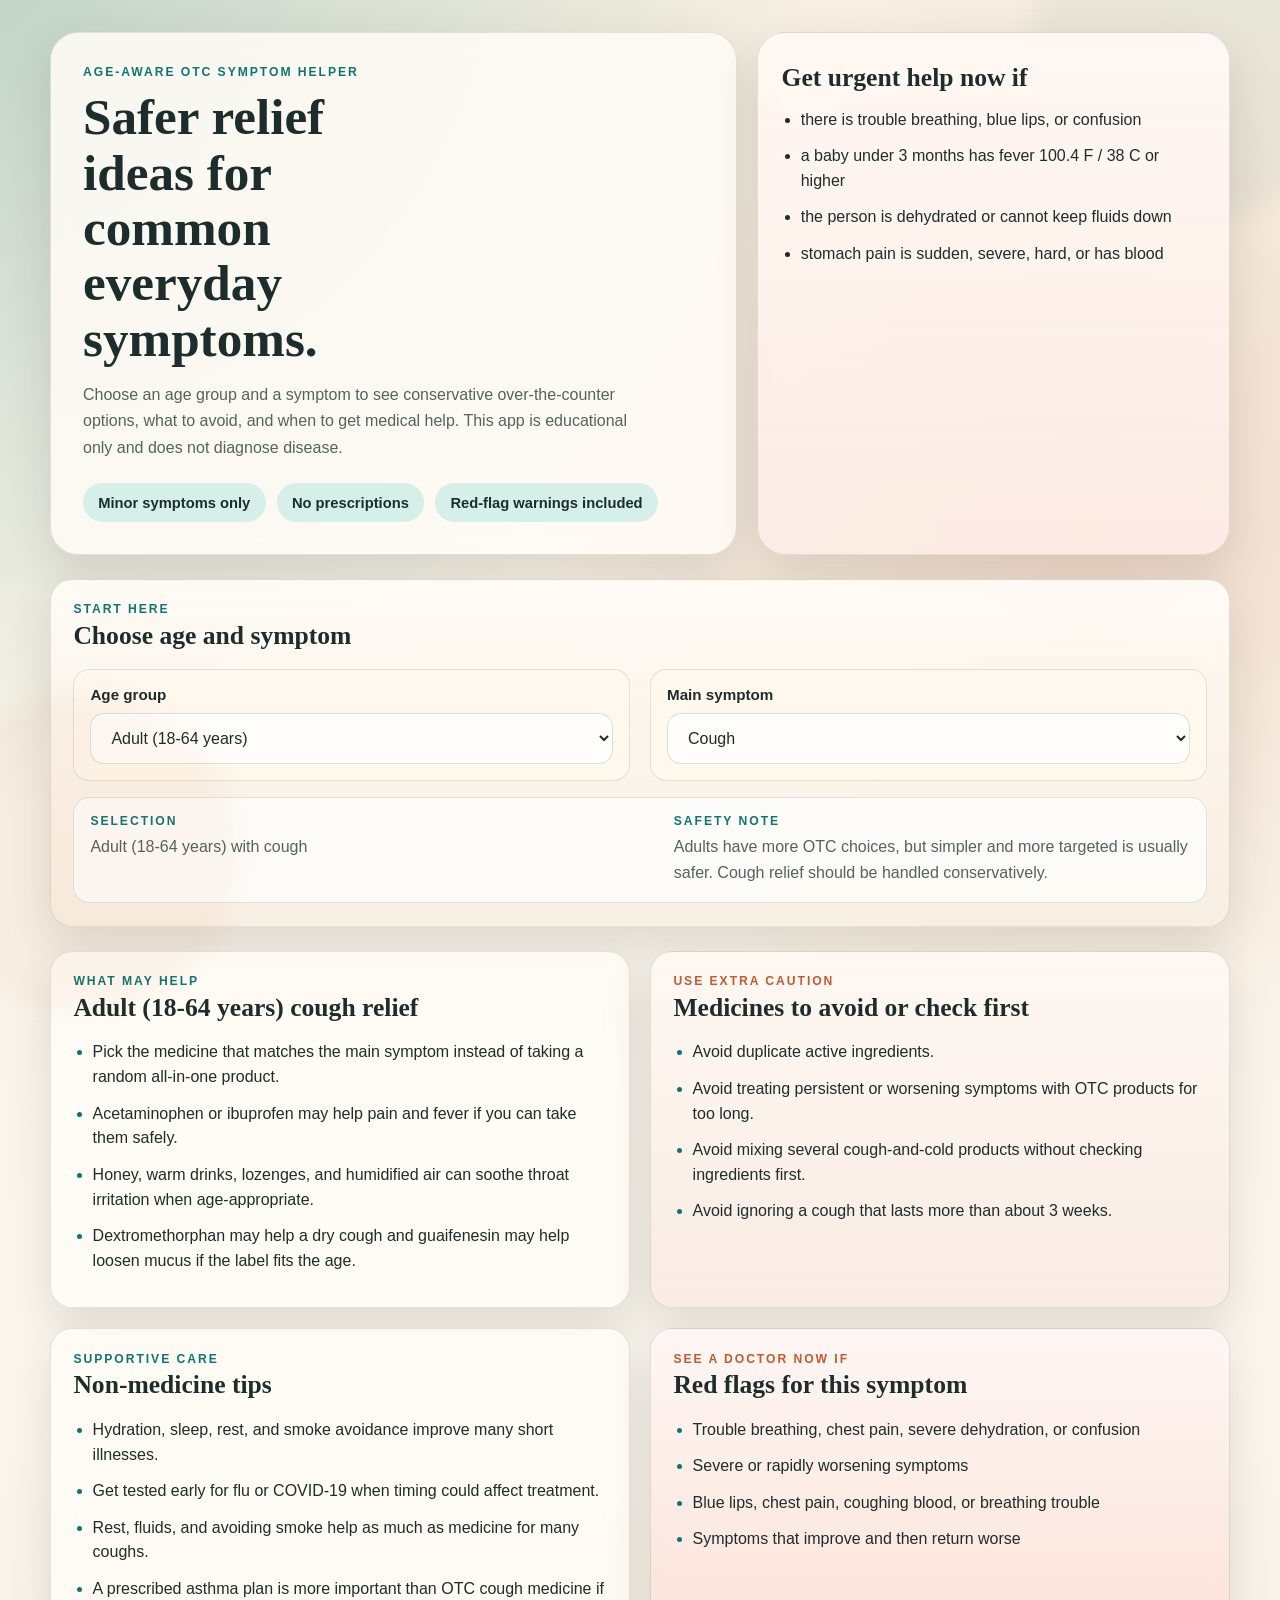
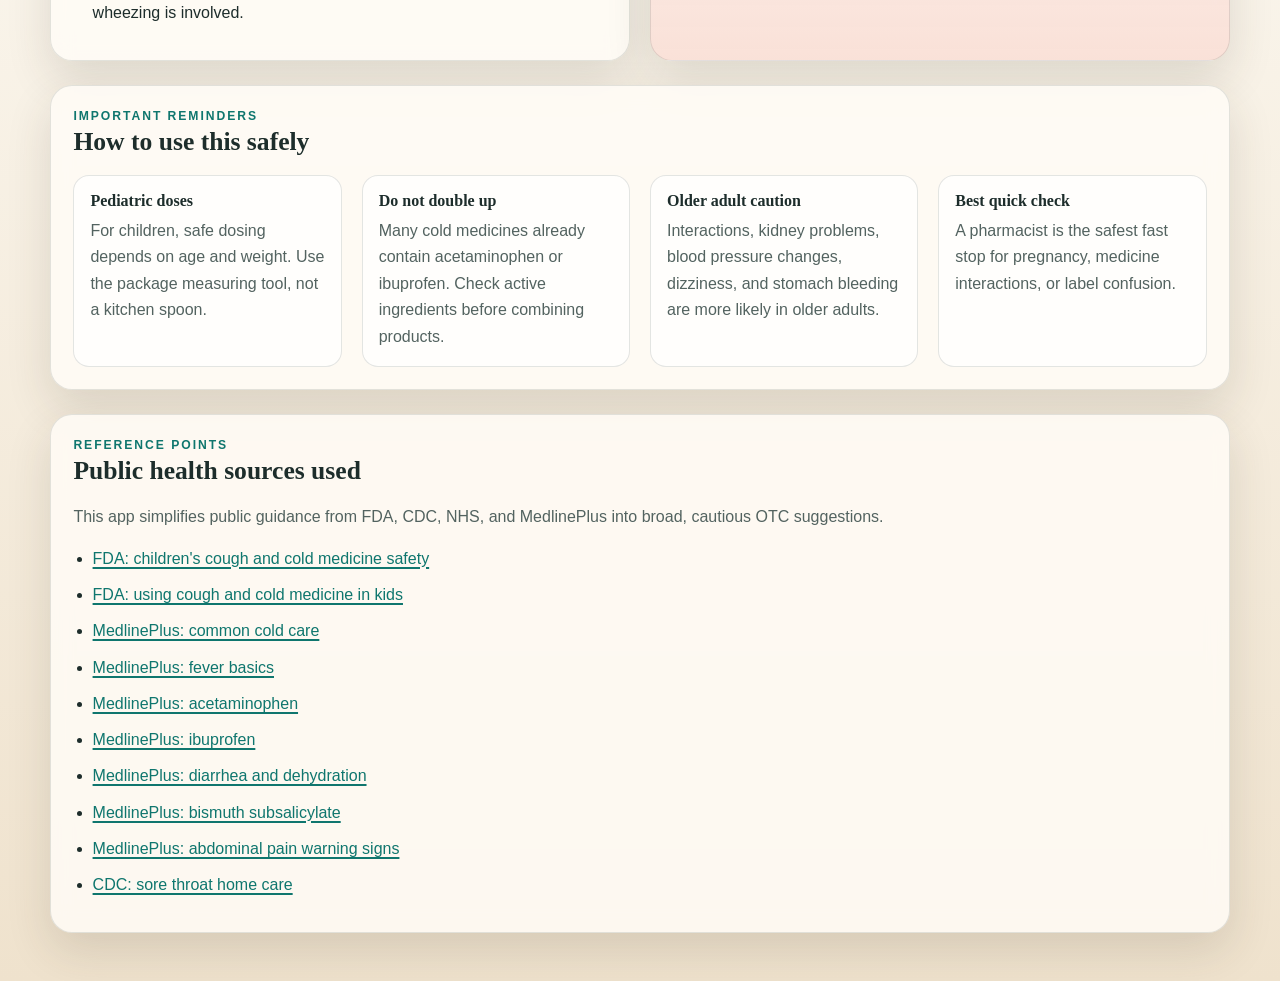
<file: index.html>
<!DOCTYPE html>
<html lang="en">
  <head>
    <meta charset="UTF-8" />
    <meta name="viewport" content="width=device-width, initial-scale=1.0" />
    <title>Relief Guide</title>
    <link rel="stylesheet" href="styles.css" />
  </head>
  <body>
    <div class="page-shell">
      <header class="hero">
        <div class="hero-copy">
          <p class="eyebrow">Age-aware OTC symptom helper</p>
          <h1>Safer relief ideas for common everyday symptoms.</h1>
          <p class="hero-text">
            Choose an age group and a symptom to see conservative
            over-the-counter options, what to avoid, and when to get medical
            help. This app is educational only and does not diagnose disease.
          </p>
          <div class="hero-badges">
            <span>Minor symptoms only</span>
            <span>No prescriptions</span>
            <span>Red-flag warnings included</span>
          </div>
        </div>

        <aside class="hero-alert">
          <h2>Get urgent help now if</h2>
          <ul>
            <li>there is trouble breathing, blue lips, or confusion</li>
            <li>a baby under 3 months has fever 100.4 F / 38 C or higher</li>
            <li>the person is dehydrated or cannot keep fluids down</li>
            <li>stomach pain is sudden, severe, hard, or has blood</li>
          </ul>
        </aside>
      </header>

      <main class="dashboard">
        <section class="panel controls-panel">
          <div class="panel-heading">
            <p class="section-kicker">Start here</p>
            <h2>Choose age and symptom</h2>
          </div>

          <div class="control-grid">
            <label class="control-card" for="age-group">
              <span>Age group</span>
              <select id="age-group">
                <option value="infant">Infant (0-23 months)</option>
                <option value="child">Child (2-11 years)</option>
                <option value="teen">Teen (12-17 years)</option>
                <option value="adult" selected>Adult (18-64 years)</option>
                <option value="olderAdult">Older adult (65+ years)</option>
              </select>
            </label>

            <label class="control-card" for="symptom">
              <span>Main symptom</span>
              <select id="symptom">
                <option value="cough">Cough</option>
                <option value="cold">Cold / stuffy nose</option>
                <option value="fever">Fever</option>
                <option value="headache">Headache</option>
                <option value="stomach">Stomach ache / upset stomach</option>
              </select>
            </label>
          </div>

          <div class="summary-strip">
            <div>
              <p class="summary-label">Selection</p>
              <p class="summary-value" id="summary-title">Adult with cough</p>
            </div>
            <div>
              <p class="summary-label">Safety note</p>
              <p class="summary-value" id="summary-note"></p>
            </div>
          </div>
        </section>

        <section class="results-grid">
          <article class="panel result-card">
            <div class="panel-heading">
              <p class="section-kicker">What may help</p>
              <h2 id="result-title">Medicine and comfort options</h2>
            </div>
            <ul id="can-try-list" class="detail-list"></ul>
          </article>

          <article class="panel result-card caution-card">
            <div class="panel-heading">
              <p class="section-kicker">Use extra caution</p>
              <h2>Medicines to avoid or check first</h2>
            </div>
            <ul id="avoid-list" class="detail-list"></ul>
          </article>

          <article class="panel result-card">
            <div class="panel-heading">
              <p class="section-kicker">Supportive care</p>
              <h2>Non-medicine tips</h2>
            </div>
            <ul id="care-list" class="detail-list"></ul>
          </article>

          <article class="panel result-card alert-card">
            <div class="panel-heading">
              <p class="section-kicker">See a doctor now if</p>
              <h2>Red flags for this symptom</h2>
            </div>
            <ul id="urgent-list" class="detail-list"></ul>
          </article>
        </section>

        <section class="panel notes-panel">
          <div class="panel-heading">
            <p class="section-kicker">Important reminders</p>
            <h2>How to use this safely</h2>
          </div>
          <div class="note-grid" id="notes-grid"></div>
        </section>

        <section class="panel sources-panel">
          <div class="panel-heading">
            <p class="section-kicker">Reference points</p>
            <h2>Public health sources used</h2>
          </div>
          <p class="source-intro">
            This app simplifies public guidance from FDA, CDC, NHS, and
            MedlinePlus into broad, cautious OTC suggestions.
          </p>
          <ul class="source-list">
            <li><a href="https://www.fda.gov/drugs/information-drug-class/frequently-asked-question-childrens-cough-and-cold-medicines" target="_blank" rel="noreferrer">FDA: children's cough and cold medicine safety</a></li>
            <li><a href="https://www.fda.gov/consumers/consumer-updates/should-you-give-kids-medicine-coughs-and-colds" target="_blank" rel="noreferrer">FDA: using cough and cold medicine in kids</a></li>
            <li><a href="https://medlineplus.gov/commoncold.html" target="_blank" rel="noreferrer">MedlinePlus: common cold care</a></li>
            <li><a href="https://medlineplus.gov/fever.html" target="_blank" rel="noreferrer">MedlinePlus: fever basics</a></li>
            <li><a href="https://medlineplus.gov/druginfo/meds/a681004.html" target="_blank" rel="noreferrer">MedlinePlus: acetaminophen</a></li>
            <li><a href="https://medlineplus.gov/druginfo/meds/a682159.html" target="_blank" rel="noreferrer">MedlinePlus: ibuprofen</a></li>
            <li><a href="https://medlineplus.gov/diarrhea.html" target="_blank" rel="noreferrer">MedlinePlus: diarrhea and dehydration</a></li>
            <li><a href="https://medlineplus.gov/druginfo/meds/a607040.html" target="_blank" rel="noreferrer">MedlinePlus: bismuth subsalicylate</a></li>
            <li><a href="https://medlineplus.gov/abdominalpain.html" target="_blank" rel="noreferrer">MedlinePlus: abdominal pain warning signs</a></li>
            <li><a href="https://www.cdc.gov/sore-throat/about/index.html" target="_blank" rel="noreferrer">CDC: sore throat home care</a></li>
          </ul>
        </section>
      </main>
    </div>

    <script src="script.js"></script>
  </body>
</html>
</file>
<file: styles.css>
:root {
  --bg: #f6efe2;
  --bg-deep: #efe2cd;
  --panel: rgba(255, 252, 246, 0.86);
  --panel-strong: rgba(255, 248, 238, 0.95);
  --text: #1d2d2b;
  --muted: #536360;
  --accent: #0f766e;
  --accent-soft: #d6efe9;
  --warm: #c65a2e;
  --line: rgba(29, 45, 43, 0.12);
  --shadow: 0 18px 45px rgba(58, 51, 34, 0.14);
  --radius-xl: 28px;
  --radius-lg: 22px;
  --radius-md: 16px;
}

* {
  box-sizing: border-box;
}

body {
  margin: 0;
  min-height: 100vh;
  color: var(--text);
  background:
    radial-gradient(circle at top left, rgba(15, 118, 110, 0.22), transparent 28%),
    radial-gradient(circle at 85% 20%, rgba(198, 90, 46, 0.15), transparent 24%),
    linear-gradient(180deg, var(--bg) 0%, #fbf7ef 54%, var(--bg-deep) 100%);
  font-family: "Trebuchet MS", Verdana, sans-serif;
}

body::before,
body::after {
  content: "";
  position: fixed;
  width: 20rem;
  height: 20rem;
  border-radius: 50%;
  filter: blur(12px);
  opacity: 0.35;
  pointer-events: none;
}

body::before {
  top: -6rem;
  right: -4rem;
  background: rgba(15, 118, 110, 0.15);
}

body::after {
  bottom: -7rem;
  left: -5rem;
  background: rgba(198, 90, 46, 0.12);
}

.page-shell {
  width: min(1180px, calc(100% - 2rem));
  margin: 0 auto;
  padding: 2rem 0 3rem;
}

.hero,
.results-grid,
.control-grid,
.note-grid {
  display: grid;
  gap: 1.25rem;
}

.hero {
  grid-template-columns: 1.45fr 1fr;
  align-items: stretch;
  margin-bottom: 1.5rem;
}

.hero-copy,
.hero-alert,
.panel {
  border: 1px solid var(--line);
  background: var(--panel);
  backdrop-filter: blur(10px);
  box-shadow: var(--shadow);
}

.hero-copy,
.hero-alert,
.panel,
.stagger-item,
.note {
  animation: floatUp 760ms ease both;
}

.hero-copy {
  padding: 2rem;
  border-radius: var(--radius-xl);
}

.hero-alert {
  padding: 1.6rem 1.5rem;
  border-radius: var(--radius-xl);
  background: linear-gradient(180deg, rgba(255, 248, 244, 0.96), rgba(252, 236, 229, 0.9));
}

.eyebrow,
.section-kicker,
.summary-label {
  margin: 0;
  text-transform: uppercase;
  letter-spacing: 0.16em;
  font-size: 0.76rem;
  font-weight: 700;
  color: var(--accent);
}

h1,
h2,
.note h3 {
  margin: 0;
  font-family: Georgia, "Times New Roman", serif;
  line-height: 1.08;
}

h1 {
  margin-top: 0.65rem;
  font-size: clamp(2.3rem, 4vw, 4.25rem);
  max-width: 13ch;
}

h2 {
  margin-top: 0.35rem;
  font-size: clamp(1.45rem, 2vw, 2rem);
}

.hero-text,
.source-intro,
.summary-value,
.note p {
  color: var(--muted);
  line-height: 1.65;
}

.hero-text {
  max-width: 62ch;
  margin: 1rem 0 1.4rem;
}

.hero-badges {
  display: flex;
  flex-wrap: wrap;
  gap: 0.7rem;
}

.hero-badges span {
  padding: 0.7rem 0.95rem;
  border-radius: 999px;
  background: var(--accent-soft);
  font-size: 0.92rem;
  font-weight: 700;
}

.hero-alert ul,
.detail-list,
.source-list {
  margin: 1rem 0 0;
  padding-left: 1.2rem;
}

.hero-alert li,
.detail-list li,
.source-list li {
  margin: 0.72rem 0;
  line-height: 1.55;
}

.dashboard {
  display: grid;
  gap: 1.5rem;
}

.panel {
  padding: 1.4rem;
  border-radius: var(--radius-lg);
}

.controls-panel {
  background: linear-gradient(180deg, rgba(255, 251, 245, 0.95), rgba(247, 239, 226, 0.88));
}

.panel-heading {
  margin-bottom: 1.2rem;
}

.control-grid {
  grid-template-columns: repeat(2, minmax(0, 1fr));
}

.control-card {
  display: grid;
  gap: 0.65rem;
  padding: 1rem;
  border-radius: var(--radius-md);
  background: var(--panel-strong);
  border: 1px solid var(--line);
}

.control-card span {
  font-size: 0.95rem;
  font-weight: 700;
}

select {
  width: 100%;
  padding: 0.95rem 1rem;
  border-radius: 14px;
  border: 1px solid rgba(15, 118, 110, 0.18);
  background: #fffdfa;
  color: var(--text);
  font-size: 1rem;
  font-family: inherit;
}

select:focus {
  outline: 3px solid rgba(15, 118, 110, 0.15);
  border-color: var(--accent);
}

.summary-strip {
  display: grid;
  grid-template-columns: 1.1fr 1fr;
  gap: 1rem;
  margin-top: 1rem;
  padding: 1rem;
  border-radius: var(--radius-md);
  background: rgba(255, 255, 255, 0.7);
  border: 1px solid var(--line);
}

.summary-value {
  margin: 0.32rem 0 0;
}

.results-grid {
  grid-template-columns: repeat(2, minmax(0, 1fr));
}

.detail-list li::marker {
  color: var(--accent);
}

.caution-card {
  background: linear-gradient(180deg, rgba(254, 248, 243, 0.95), rgba(248, 234, 226, 0.92));
}

.alert-card {
  background: linear-gradient(180deg, rgba(255, 246, 244, 0.96), rgba(249, 223, 214, 0.9));
}

.alert-card .section-kicker,
.caution-card .section-kicker {
  color: var(--warm);
}

.note-grid {
  grid-template-columns: repeat(4, minmax(0, 1fr));
}

.note {
  padding: 1rem;
  border-radius: var(--radius-md);
  border: 1px solid var(--line);
  background: rgba(255, 255, 255, 0.72);
}

.note h3 {
  margin-bottom: 0.55rem;
  font-size: 1rem;
}

.note p {
  margin: 0;
}

.source-list a {
  color: var(--accent);
  text-decoration-thickness: 2px;
  text-underline-offset: 0.16rem;
}

@keyframes floatUp {
  from {
    opacity: 0;
    transform: translateY(16px);
  }

  to {
    opacity: 1;
    transform: translateY(0);
  }
}

@media (max-width: 980px) {
  .hero,
  .results-grid,
  .note-grid,
  .summary-strip {
    grid-template-columns: 1fr;
  }
}

@media (max-width: 720px) {
  .page-shell {
    width: min(100% - 1rem, 100%);
    padding-top: 1rem;
  }

  .hero-copy,
  .hero-alert,
  .panel {
    padding: 1.2rem;
  }

  .control-grid {
    grid-template-columns: 1fr;
  }

  h1 {
    font-size: 2.35rem;
  }
}
</file>
